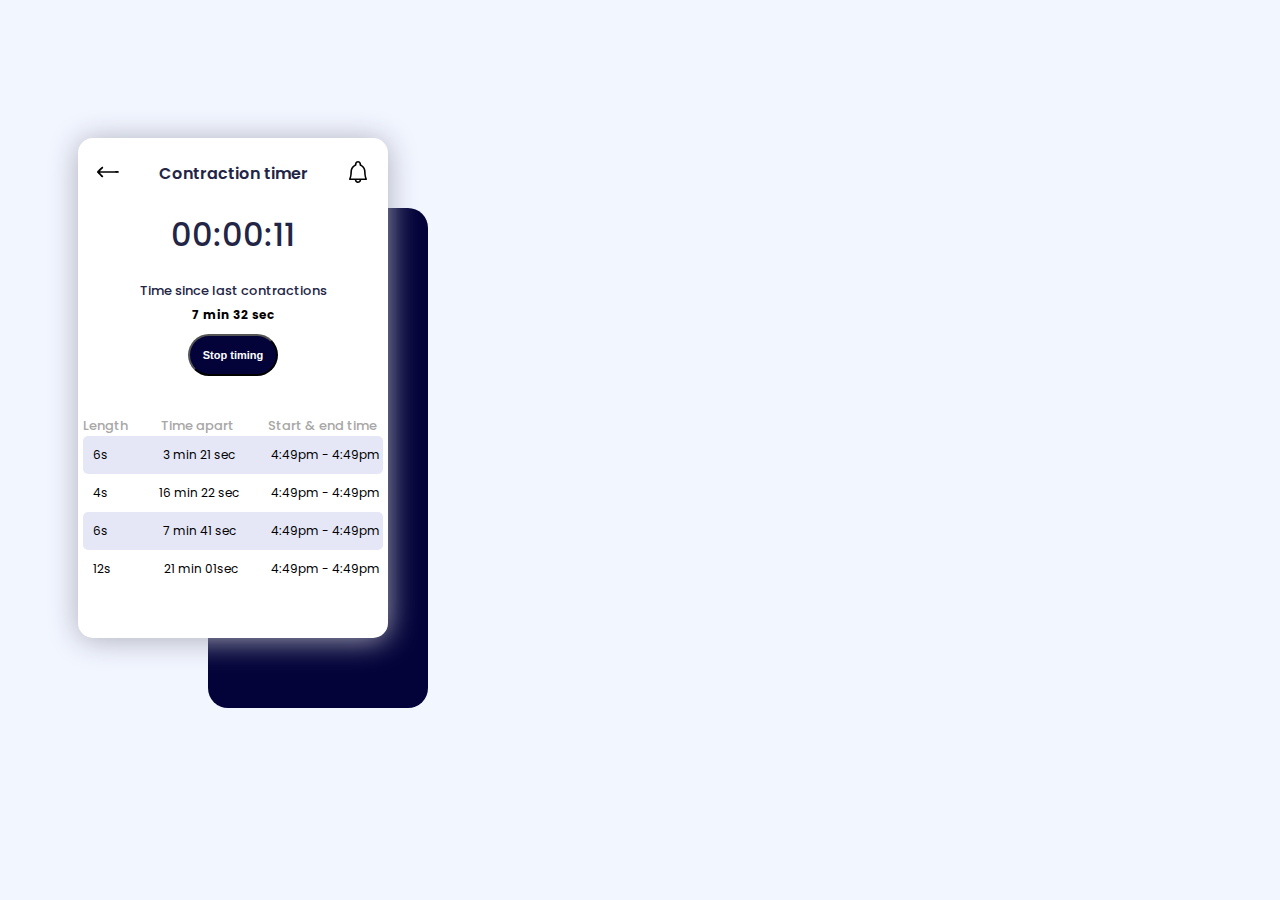
<file: css/contraction-timer/Yara/index.html>
<!DOCTYPE html>
<html lang="en">
<head>
  <meta charset="UTF-8">
  <meta http-equiv="X-UA-Compatible" content="IE=edge">
  <meta name="viewport" content="width=device-width, initial-scale=1.0">
  <link rel="stylesheet" href="index.css">
  <title>Contraction timer</title>
</head>
<body>
  
<div class="parent-container">
  <div class="child-container">
    <header>
        <div ><img class="symbol" src="./back.svg" alt="back arrow icon"></div>
        <div class="contraction">Contraction timer</div>
        <div><img class="symbol" src="./bell.svg" alt="foward arrow icon"></div>
    </header>

    <div class="first-container">
        <h1>00:00:11</h1>
        <div class="contraction-text">Time since last contractions</div>
        <div class="contraction-time">7 min 32 sec</div>
        <div><button>Stop timing</button></div>
    </div> 

   
    <div class="second-container">
        <div class="description-line">
          <div class="length">Length</div>
          <div class="time">Time apart</div>
          <div class="start">Start & end time</div>
        </div>

        <div class="f-line" >
            <div class="first-row">6s</div>
            <div class="second-row">3 min 21 sec</div>
            <div>4:49pm - 4:49pm</div>
        </div>

        <div class="s-line" >
            <div class="first-row">4s</div>
            <div class="second-row">16 min 22 sec</div>
            <div>4:49pm - 4:49pm</div>
        </div>

        <div class="t-line" >
            <div class="first-row">6s</div>
            <div class="second-row">7 min 41 sec</div>
            <div>4:49pm - 4:49pm</div>
        </div>

        <div class="forth-line" >
            <div class="first-row">12s</div>
            <div class="second-row">21 min 01sec</div>
            <div>4:49pm - 4:49pm</div>
        </div>

    </div>
    
  <div>
</div>   
</body>
</html>
</file>
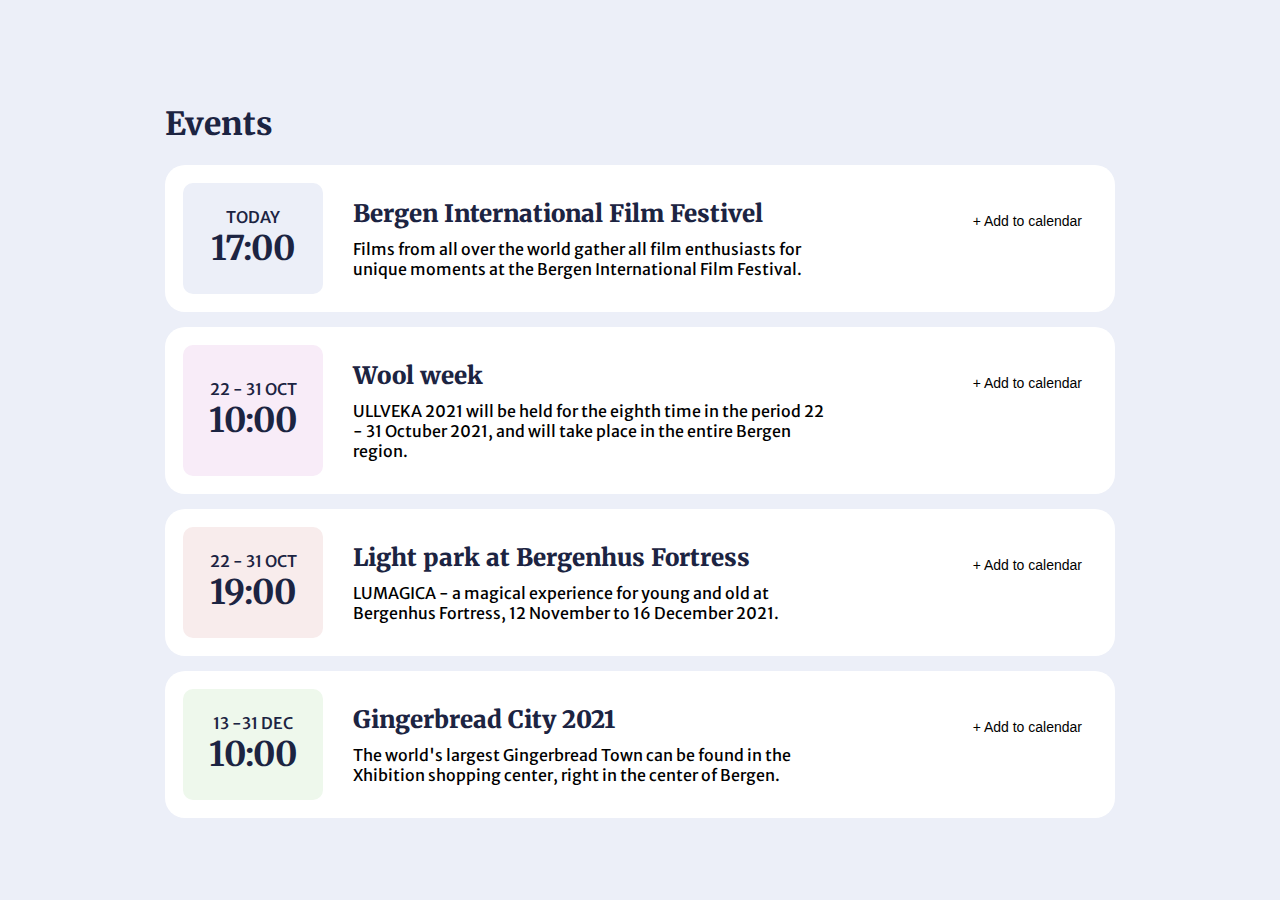
<file: css/events-list/parkejunior/index.html>
<!DOCTYPE html>
<html lang="en">
<head>
  <meta charset="UTF-8">
  <meta http-equiv="X-UA-Compatible" content="IE=edge">
  <meta name="viewport" content="width=device-width, initial-scale=1.0">
  <title>Events List</title>
  <link rel="stylesheet" href="style.css">
</head>
<body>
  <main class="content-centered">
    <section class="container">
      <h1>Events</h1>

      <div class="list">
        <div class="list-item">
          <div class="list-schedule list-bg-lilac">
            <div class="list-date">Today</div>
            <div class="list-time">17:00</div>
          </div>
          <div class="list-content">
            <div>
              <h2>Bergen International Film Festivel</h2>
              <p>Films from all over the world gather all film enthusiasts for unique moments at the Bergen International Film Festival.</p>
            </div>
            <div>
              <button class="btn btn-light">
                + Add to calendar
              </button>
            </div>
          </div>
        </div>

        <div class="list-item">
          <div class="list-schedule list-bg-pink">
            <div class="list-date">22 - 31 Oct</div>
            <div class="list-time">10:00</div>
          </div>
          <div class="list-content">
            <div>
              <h2>Wool week</h2>
              <p>ULLVEKA 2021 will be held for the eighth time in the period 22 - 31 Octuber 2021, and will take place in the entire Bergen region.</p>
            </div>
            <div>
              <button class="btn btn-light">
                + Add to calendar
              </button>
            </div>
          </div>
        </div>

        <div class="list-item">
          <div class="list-schedule list-bg-coral">
            <div class="list-date">22 - 31 Oct</div>
            <div class="list-time">19:00</div>
          </div>
          <div class="list-content">
            <div>
              <h2>Light park at Bergenhus Fortress</h2>
              <p>LUMAGICA - a magical experience for young and old at Bergenhus Fortress, 12 November to 16 December 2021.</p>
            </div>
            <div>
              <button class="btn btn-light">
                + Add to calendar
              </button>
            </div>
          </div>
        </div>

        <div class="list-item">
          <div class="list-schedule list-bg-green">
            <div class="list-date">13 -31 Dec</div>
            <div class="list-time">10:00</div>
          </div>
          <div class="list-content">
            <div>
              <h2>Gingerbread City 2021</h2>
              <p>The world's largest Gingerbread Town can be found in the Xhibition shopping center, right in the center of Bergen.</p>
            </div>
            <div>
              <button class="btn btn-light">
                + Add to calendar
              </button>
            </div>
          </div>
        </div>
        
      </div>
    </section>
  </main>
</body>
</html>
</file>
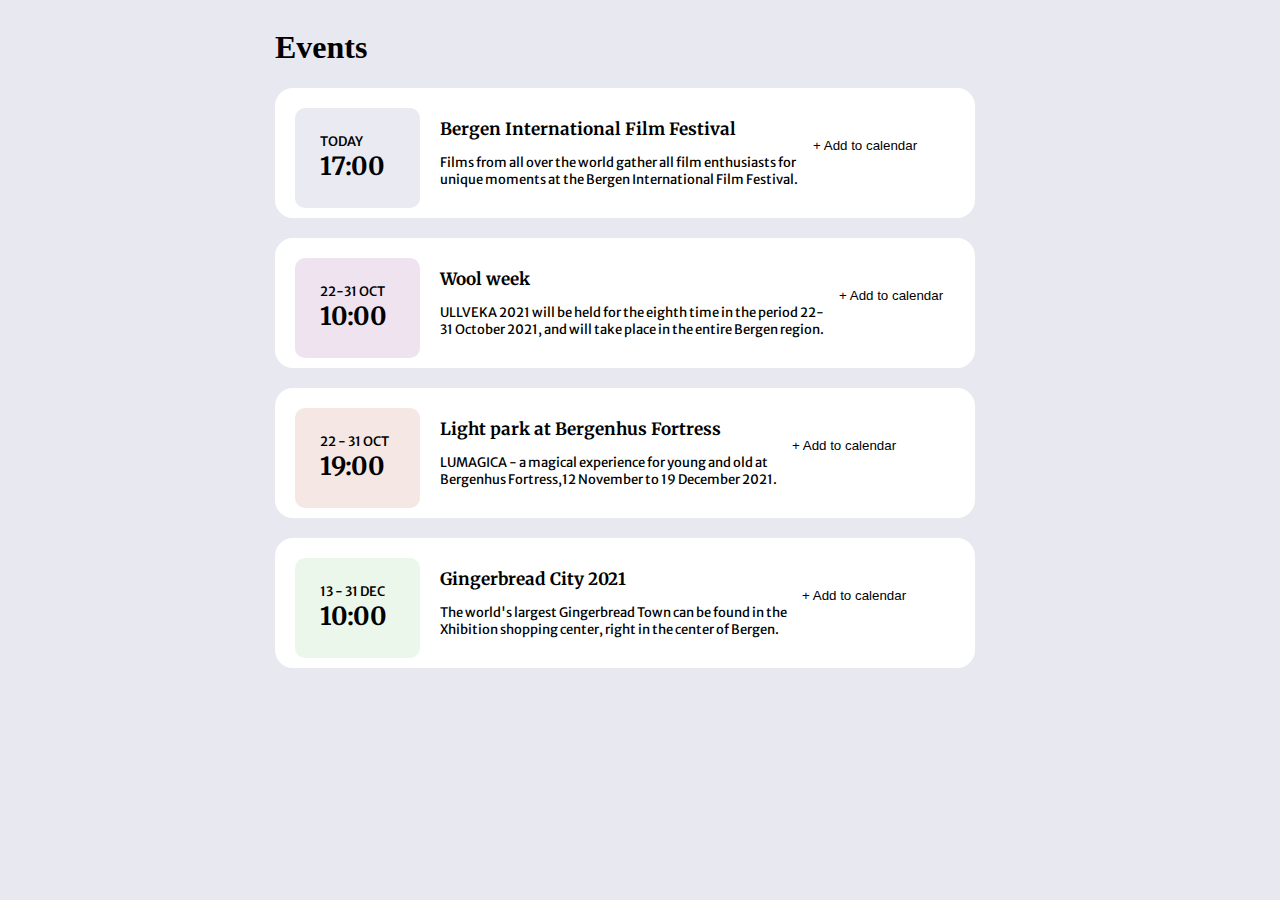
<file: css/events-list/yara/index.html>
<!DOCTYPE html>
<html lang="en">
<head>
  <meta charset="UTF-8">
  <meta http-equiv="X-UA-Compatible" content="IE=edge">
  <meta name="viewport" content="width=device-width, initial-scale=1.0">
  <link rel="stylesheet" href="index.css">
  <title>Event list</title>
</head>
<body>
  <div>
  <h1>Events</h1>
  <main>
    <div class="container">
      <div class="square spurple">
        TODAY
       <span class="timeText"> 17:00</span>
      </div>

      <div>
        <h2>Bergen International Film Festival</h2>
          <div class="explanation-text">Films from all over the world gather all film enthusiasts for<br>
          unique moments at the Bergen International Film Festival.
          </div>
      </div>

      <div>
        <button>+ Add to calendar </button>
      </div>
    </div>

    <div class="container">
      <div class="square spink">
        22-31 OCT 
        <span class="timeText">10:00</span>  
      </div>

      <div>
        <h2>Wool week</h2>
        <div class="explanation-text">ULLVEKA 2021 will be held for the eighth time in the period 22-<br>
         31 October 2021, and will take place in the entire Bergen region.
        </div>
      </div>

      <div>
        <button>+ Add to calendar </button>
      </div>
    </div>

    <div class="container">
      <div class="square sorange">
        22 - 31 OCT 
      <span class="timeText">19:00 </span>
      </div>

      <div>
        <h2>Light park at Bergenhus Fortress</h2>
        <div class="explanation-text">LUMAGICA - a magical experience for young and old at <br>
        Bergenhus Fortress,12 November to 19 December 2021.
        </div>
      </div>
      <div>
        <button>+ Add to calendar </button>
      </div>
    </div>

    <div class="container">
      <div class="square sgreen">
        13 - 31 DEC
        <span class="timeText">10:00</span>
      </div>

      <div>
       <h2>Gingerbread City 2021</h2>
       <div class="explanation-text">The world's largest Gingerbread Town can be found in the <br>
       Xhibition shopping center, right in the center of Bergen.
       </div> 
      </div>
      <div>
        <button>+ Add to calendar </button>
      </div>
    </div>

    
  </main>
</div> 
</body>
</html>
</file>
<file: css/contraction-timer/Yara/index.css>
@import url('https://fonts.googleapis.com/css2?family=Poppins:wght@400;500;600;700&display=swap');

body {
  background-color:#f2f6ff;
  width: 300px;
  font-family: 'Poppins', sans-serif;
}

/*Back Container */
.parent-container {
  background-color: #03033a;
  border-radius: 20px;
  width: 220px;
  height: 500px;
  position: relative;
  top: 200px;
  left: 200px;
}


/*Front Container */
.child-container {
  background-color: white;
  height: 500px;
  width: 310px;
  border-radius: 15px;
  box-shadow: 0px 2px 30px #acadba;
  display: flex;
  flex-direction: column;
  align-items: center;
  position: absolute;
  bottom: 70px;
  right: 40px;
}

header {
  display: flex;
  justify-content: space-evenly;
  width: 350px;
  margin-top: 23px;
  font-weight: 600;
}

/* First Container */
.first-container {
  display: flex;
  flex-direction: column;
  justify-content: center;
  align-items: center;
  width: 300px;
  /* border: 3px solid green; */
}


/* Fist Container Content */
.symbol {
  width: 22px;
  height: 22px;
}

.contraction {
  color: #222545; 
}

h1 {
  color: #222545;
  font-weight: 500;
}

.contraction-text {
  color: #222545;
  font-weight: 500;
  font-size: 13px;
}

.contraction-time {
  font-weight: 700;
  font-size: 12px;
  padding-top: 5px;
}

button {
  display: flex;
  justify-content: center;
  background-color: #03033a;
  color: white;
  border-radius: 30px;
  padding: 13px;
  margin: 10px;
  font-size: 11px;
  font-weight: bold;
}


/* Second Container */
.second-container {
  margin: 30px 2px;
  font-size: 13px;
  width: 300px;
  /* border: 3px solid purple; */
}

.description-line {
  display: flex;
  justify-content: space-around;
  font-size: 13px;
  color: #a8a7a7;
  font-weight: 500;
  /* border: 3px solid green; */

}

/*Not sure if the next 5 classes should be here */
.length {
   /* border: 2px solid blue;  */
   flex-grow: 0;
  padding-right: 33px; 
}

.time {
   /* border: 2px solid red;  */
   flex-grow: 1; 
}

.start {
  /* border: 2px solid orange;  */
  flex-grow: 1;
  padding-left: 27px;
}

.first-row {
  order: 0;
  flex-grow: 0.5;
  
}
.second-row {
  order: 0;
  flex-grow: 0.5;
  padding-left: 20px;
  
} 

/*Rows of the second container*/
.f-line , .t-line {
  display: flex;
  justify-content: space-evenly;
  background-color:#e5e7f7;
  border-radius: 5px;
  padding:  10px 3px 10px 10px;
  font-size: 12px;
  /* border: 3px solid red;*/
}

.s-line , .forth-line {
  display: flex;
  justify-content: space-evenly;
  background-color:white;
  border-radius: 5px;
  padding:  10px 3px 10px 10px;
  font-size: 12px;
  /* border: 3px solid blue;  */
}
</file>
<file: css/events-list/parkejunior/style.css>
@import url('https://fonts.googleapis.com/css2?family=Merriweather:wght@400;700;800;900&display=swap');
@import url('https://fonts.googleapis.com/css2?family=Merriweather+Sans:wght@300;400;500;&display=swap');

:root {
  --navy-blue: #1c2442;
}

body {
  background-color: #eceff8;
  padding: 0;
  margin: 0;
  border: 0;
  font-family: 'Merriweather Sans', serif;
  font-weight: 400;
}

h1, h2, h3, h4, h5, h6 {
  color: var(--navy-blue);
  font-family: 'Merriweather', serif;
}

h1 {
  font-size: 32px;
  font-weight: 800;
}

.content-centered {
  display: flex;
  justify-content: center;
  align-items: center;
  min-height: 100vh;
}

.list {
  display: flex;
  flex-direction: column;
  gap: 15px;
}

.container {
  max-width: 950px;
}

.list-item {
  background-color: white;
  border-radius: 20px;
  display: flex;
  padding: 18px;
  gap: 30px;
}

.list-item:hover {
  box-shadow: 0px 5px 15px #00000022;
}

.list-schedule {
  color: var(--navy-blue);
  border-radius: 10px;
  text-align: center;
  min-width: 140px;
  display: flex;
  flex-direction: column;
  justify-content: center;
}

.list-date {
  font-size: 16px;
  text-transform: uppercase;
  font-weight: 500;
}

.list-time {
  font-size: 34px;
  font-weight: bold;
  font-family: 'Merriweather', serif;
}

.list-content {
  display: flex;
  padding: 15px 0px;
  gap: 130px;
}

.list-content h2 {
  margin: 0 0 10px 0;
  font-weight: 900;
}

.list-content p {
  margin: 0;
}

.btn {
  white-space: nowrap;
  border: none;
  padding: 15px;
  border-radius: 15px;
  font-size: 14px;
  cursor: pointer;
}

.btn-light {
  background-color: white;
}

.btn-light:hover {
  background-color: black;
  color: #eee;
}

.list-bg-lilac {
  background-color: #eceff8;
}

.list-bg-pink {
  background-color: #f8ecf8;
}

.list-bg-coral {
  background-color: #f8ecec;
}

.list-bg-green {
  background-color: #eef8ec;
}
</file>
<file: css/events-list/yara/index.css>
@import url('https://fonts.googleapis.com/css2?family=Merriweather:wght@400;700&display=swap');
@import url('https://fonts.googleapis.com/css2?family=Merriweather+Sans:wght@400;500;600;700;800&display=swap');

body {
  background-color: #e7e8f0;
  display: flex;
  flex-direction: column;
  justify-content: center;
  align-items: center;
  
}


main {
  /* border: 1px solid rebeccapurple; */
  width: 730px;
  margin: auto;
  background-color: #e7e8f0;
}

h2 {
  font-size: 17px;
  font-weight: bolder;
  font-family: 'Merriweather', serif;
  margin-top: 30px;
}

button {
  background-color: white;
  border: none;
  /* border: 1px solid palevioletred; */
  padding: 10px;
  margin-top: 40px;
  margin-left: 5px;
}

button:hover {
  background-color: #000000;
  color: white;
  padding: 10px;
  border-radius: 10px;
}

.container {
  background-color: white;
  border-radius: 18px;
  margin: 20px 0px;
  width:700px;
  height: 130px;
  display: flex;
}

.square {
  width:100px;
  height:100px;
  display: flex;
  flex-direction: column;
  justify-content: center;
  justify-content: center;
  padding-left: 25px;
  border-radius: 10px;
  background-color: #e5ccef;
  margin: 20px;
  font-size: 13px;
  font-weight: 500;
  font-family: 'Merriweather Sans', sans-serif;
}

/* Square Colours */
.spurple {
  background-color: #e9eaf2;
}

.spink {
  background-color: #efe3ef;
}

.sorange {
  background-color: #f5e7e3;
}

.sgreen {
  background-color: #eaf7ea;
}

.timeText {
  font-weight: bolder;
  font-size: 25px;
  font-family: 'Merriweather', serif;
}

.explanation-text {
  font-family: 'Merriweather Sans', sans-serif;
  font-size: 13px;
  font-weight: 400;
  /* border: 1px solid green; */

}
</file>
